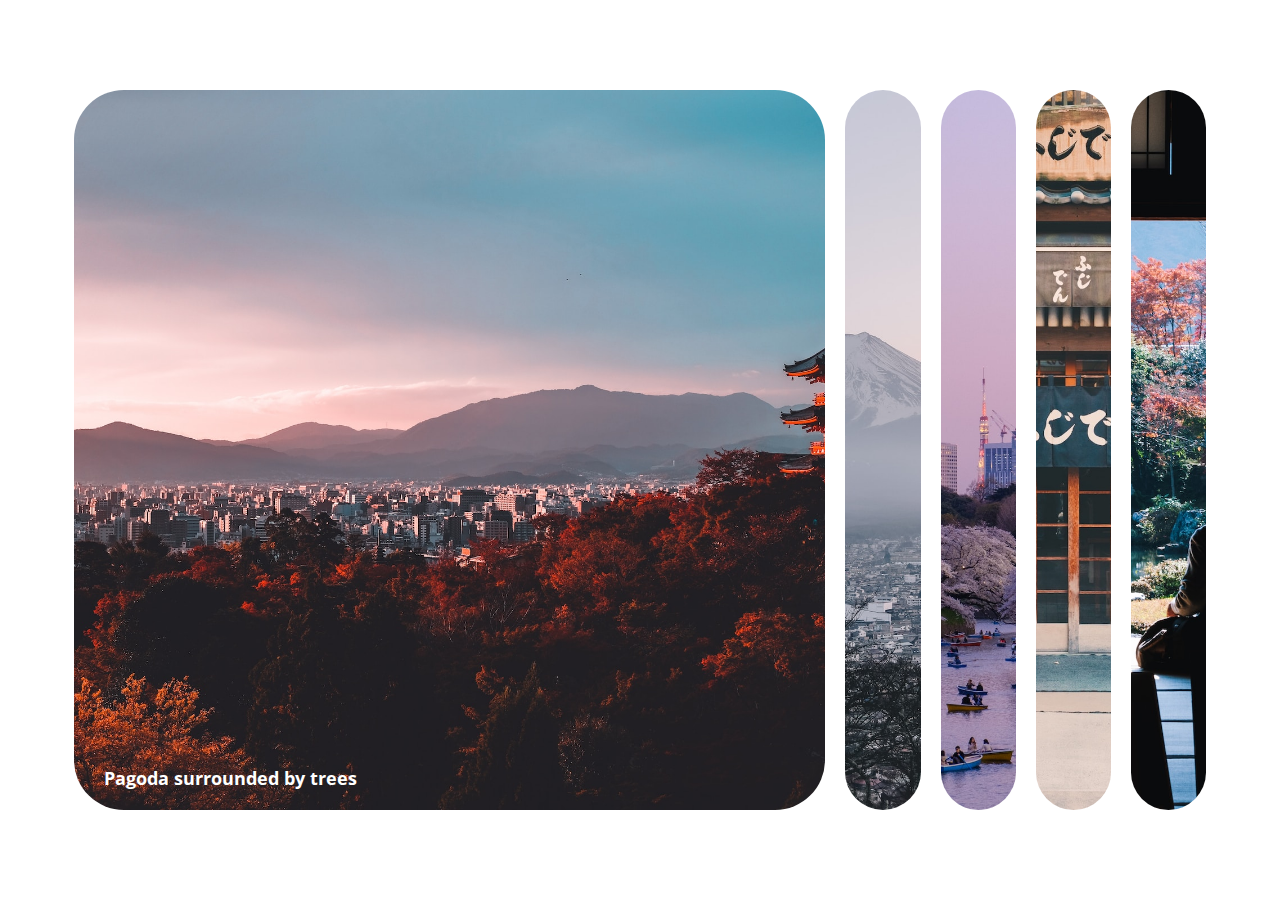
<file: 01_expanding-cards/index.html>
<!DOCTYPE html>
<html lang="en">
  <head>
    <meta charset="UTF-8" />
    <meta name="viewport" content="width=device-width, initial-scale=1.0" />
    <link rel="icon" type="image/x-icon" href="#" />
    <link rel="stylesheet" href="style.css" />
    <title>Expanding Cards</title>
  </head>
  <body>
    <div class="container">
      <div
        class="panel active"
        style="
          background-image: url('./images/su-san-lee-E_eWwM29wfU-unsplash.jpg');
        "
      >
        <h3>Pagoda surrounded by trees</h3>
      </div>
      <div
        class="panel"
        style="
          background-image: url('./images/manuel-cosentino-n--CMLApjfI-unsplash.jpg');
        "
      >
        <h3>Mount Fuji</h3>
      </div>
      <div
        class="panel"
        style="
          background-image: url('./images/yu-kato-824OwkP7sgk-unsplash.jpg');
        "
      >
        <h3>Boats on river at Hanami</h3>
      </div>
      <div
        class="panel"
        style="
          background-image: url('./images/clay-banks-hwLAI5lRhdM-unsplash.jpg');
        "
      >
        <h3>Bikes on Japan's street</h3>
      </div>
      <div
        class="panel"
        style="
          background-image: url('./images/masaaki-komori-qwPSnBvdhtI-unsplash.jpg');
        "
      >
        <h3>Man in traditional Japanese house</h3>
      </div>
    </div>
    <script src="script.js"></script>
  </body>
</html>
</file>
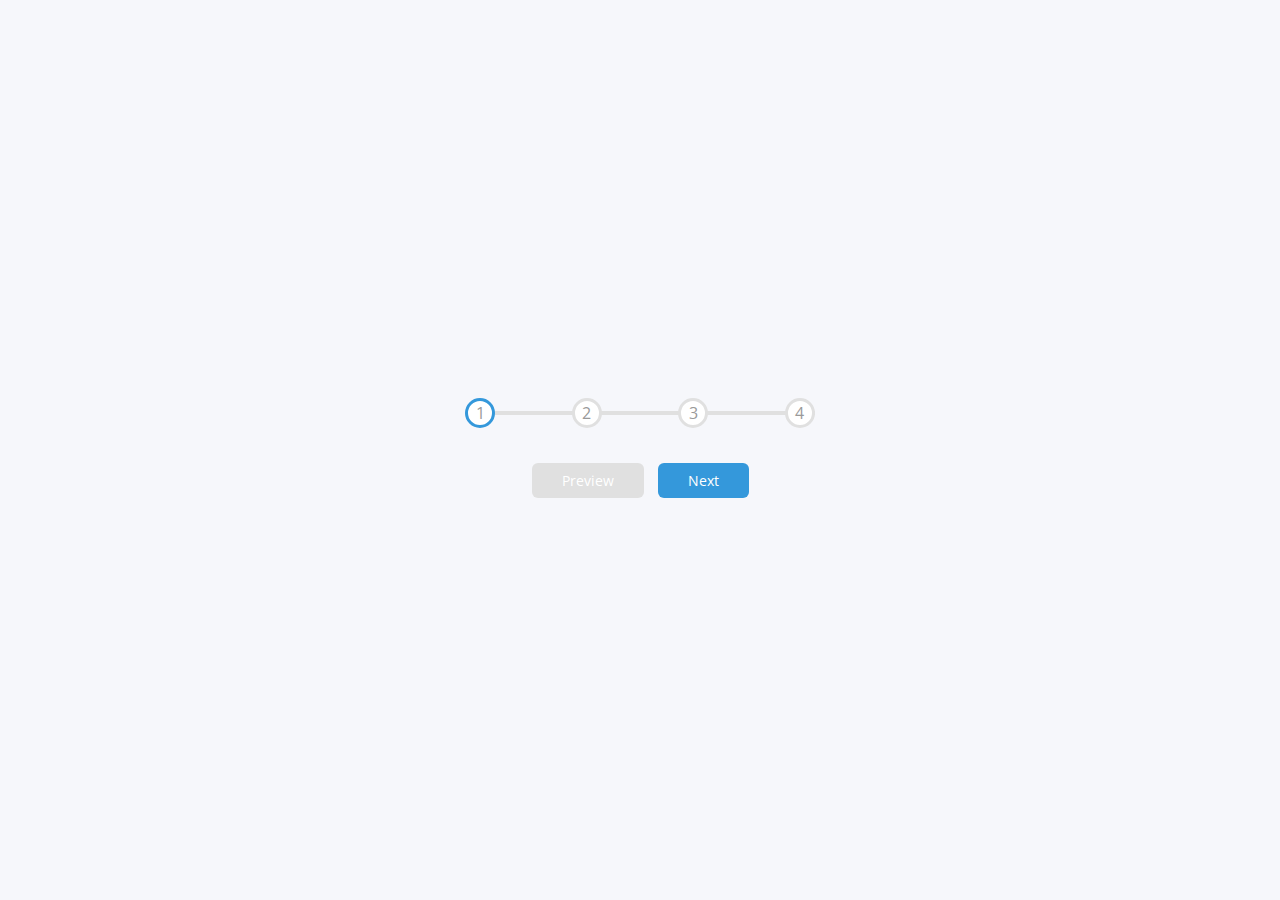
<file: 02_progress-steps/index.html>
<!DOCTYPE html>
<html lang="en">
  <head>
    <meta charset="UTF-8" />
    <meta name="viewport" content="width=device-width, initial-scale=1.0" />
    <link rel="icon" type="image/x-icon" href="#" />
    <link rel="stylesheet" href="style.css" />
    <title>Progress Steps</title>
  </head>
  <body>
    <div class="container">
      <div class="progress-container">
        <div class="progress" id="progress"></div>
        <div class="circle active">1</div>
        <div class="circle">2</div>
        <div class="circle">3</div>
        <div class="circle">4</div>
      </div>
      <button class="btn" id="prev" disabled>Preview</button>
      <button class="btn" id="next">Next</button>
    </div>
    <script src="script.js"></script>
  </body>
</html>
</file>
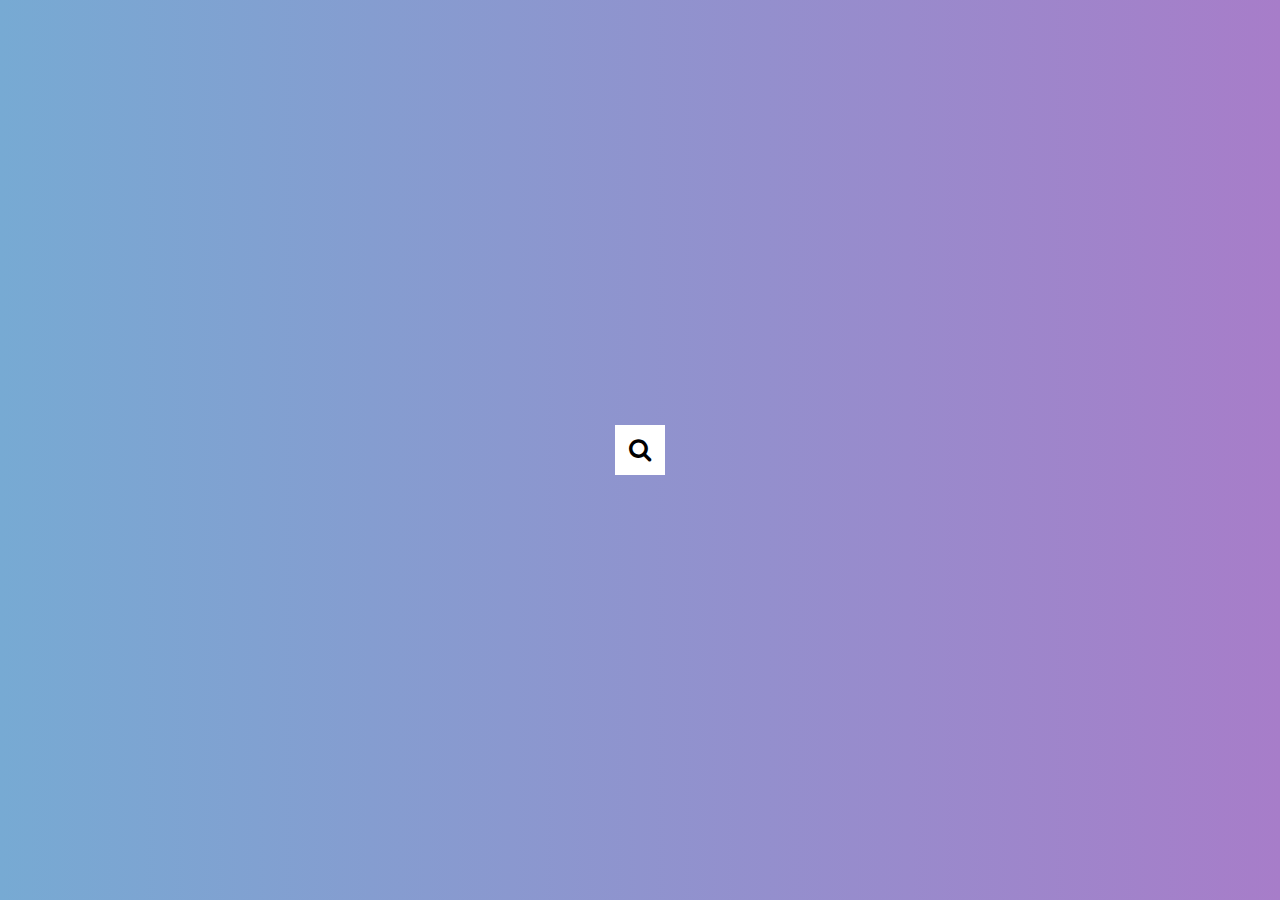
<file: 04_hidden-search/index.html>
<!DOCTYPE html>
<html lang="en">
  <head>
    <meta charset="UTF-8" />
    <meta name="viewport" content="width=device-width, initial-scale=1.0" />
    <link rel="icon" type="image/x-icon" href="#" />
    <link
      rel="stylesheet"
      href="https://cdnjs.cloudflare.com/ajax/libs/font-awesome/4.7.0/css/font-awesome.min.css"
    />
    <link rel="stylesheet" href="style.css" />
    <title>Document</title>
  </head>
  <body>
    <div class="search">
      <input type="text" class="input" placeholder="Search..." />
      <button class="btn"><i class="fa fa-search"></i></button>
    </div>
    <script src="script.js"></script>
  </body>
</html>
</file>
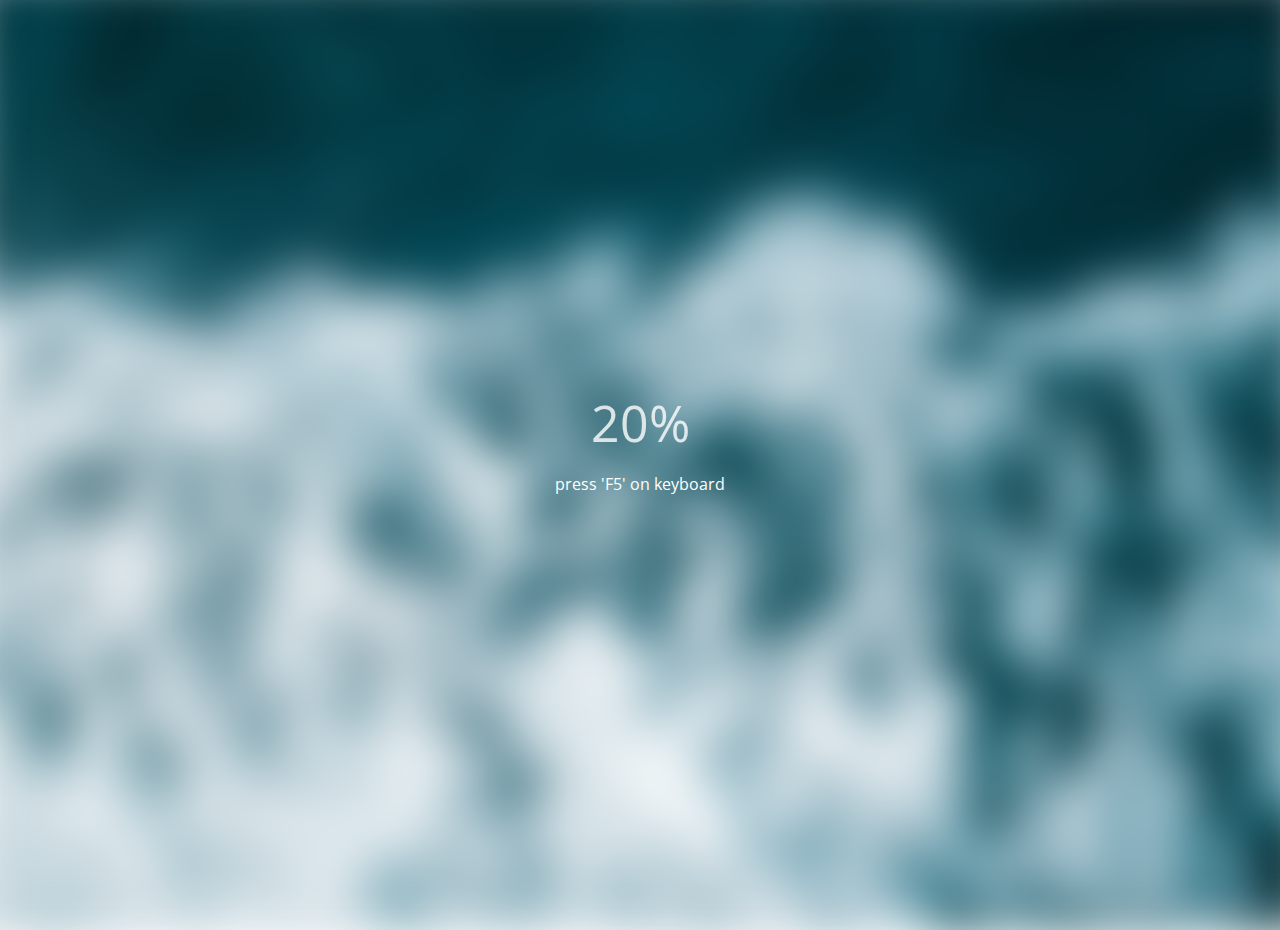
<file: 05_blurry-loader/index.html>
<!DOCTYPE html>
<html lang="en">
  <head>
    <meta charset="UTF-8" />
    <meta name="viewport" content="width=device-width, initial-scale=1.0" />
    <link rel="icon" type="image/x-icon" href="#" />
    <link rel="stylesheet" href="style.css" />
    <title>Blurry Loader</title>
  </head>
  <body>
    <section class="bg"></section>
    <div class="loading-text">0%</div>
    <p>press 'F5' on keyboard</p>
    <script src="script.js"></script>
  </body>
</html>
</file>
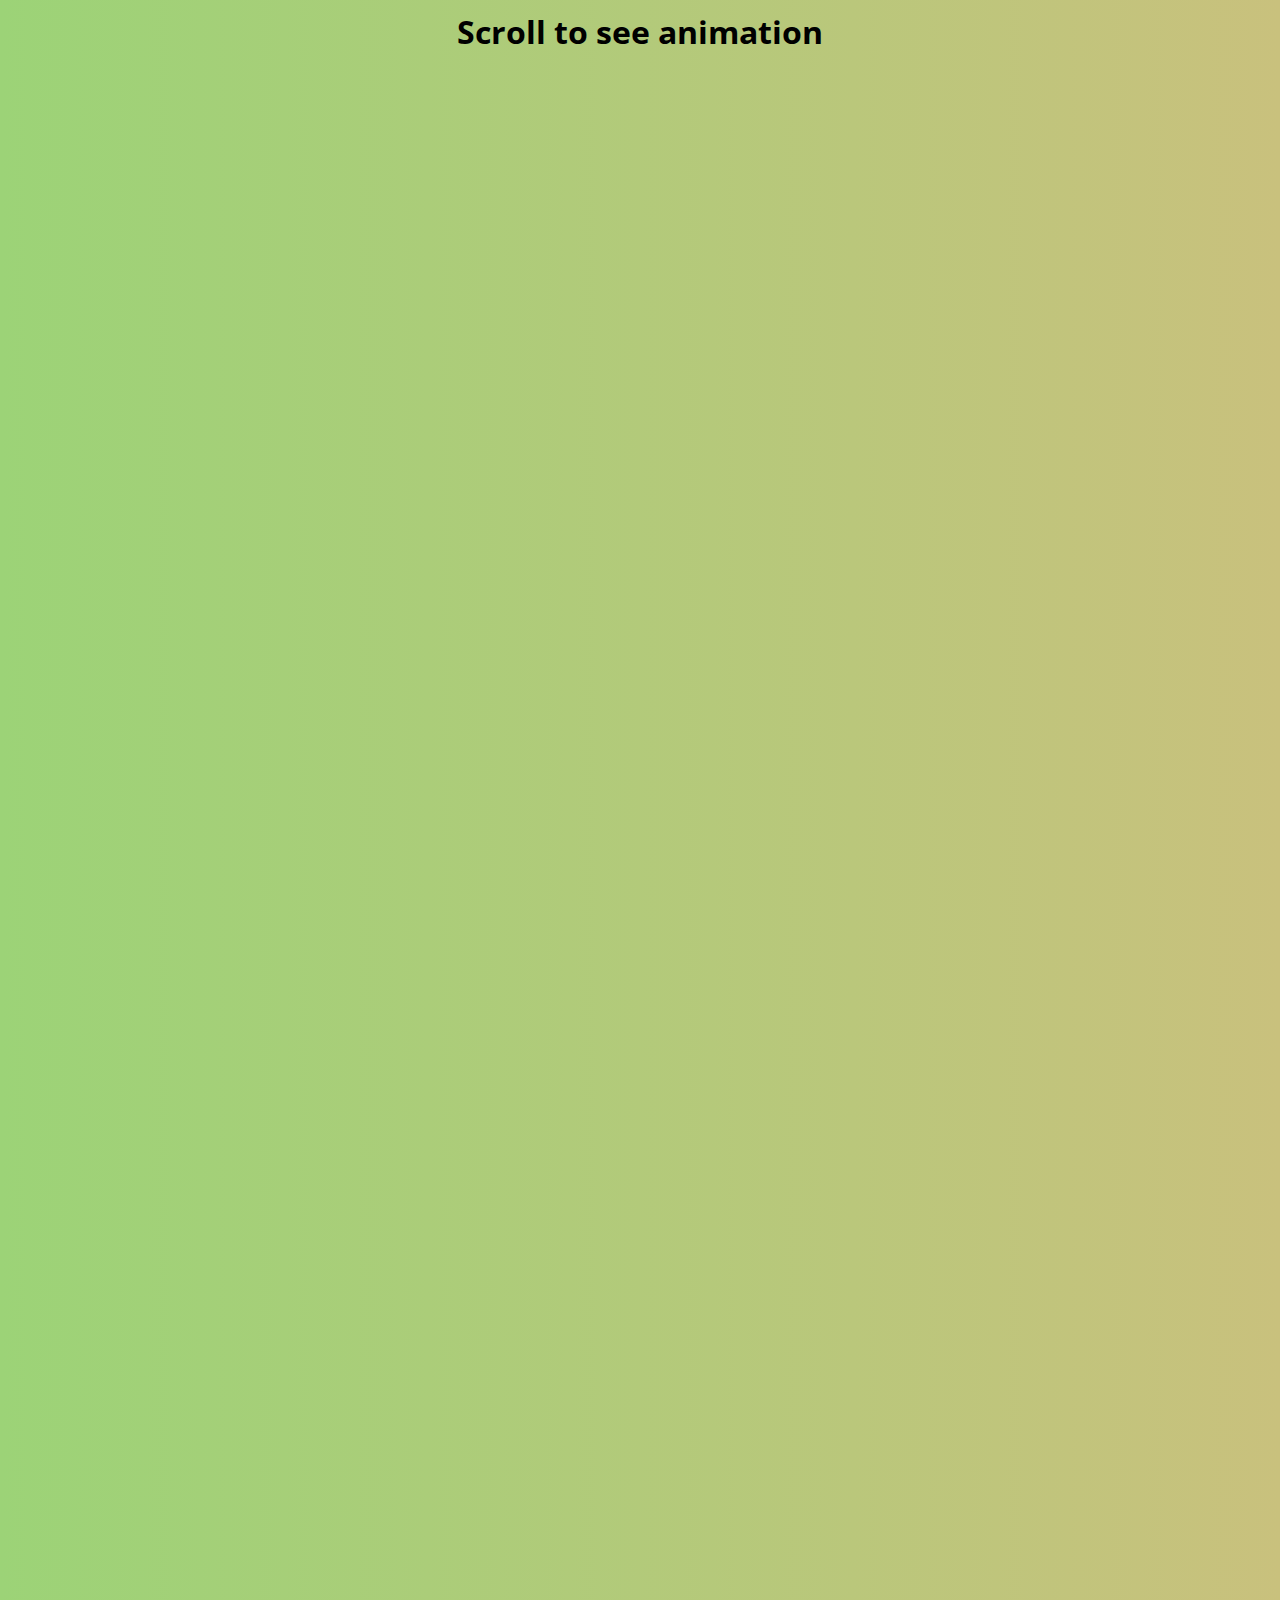
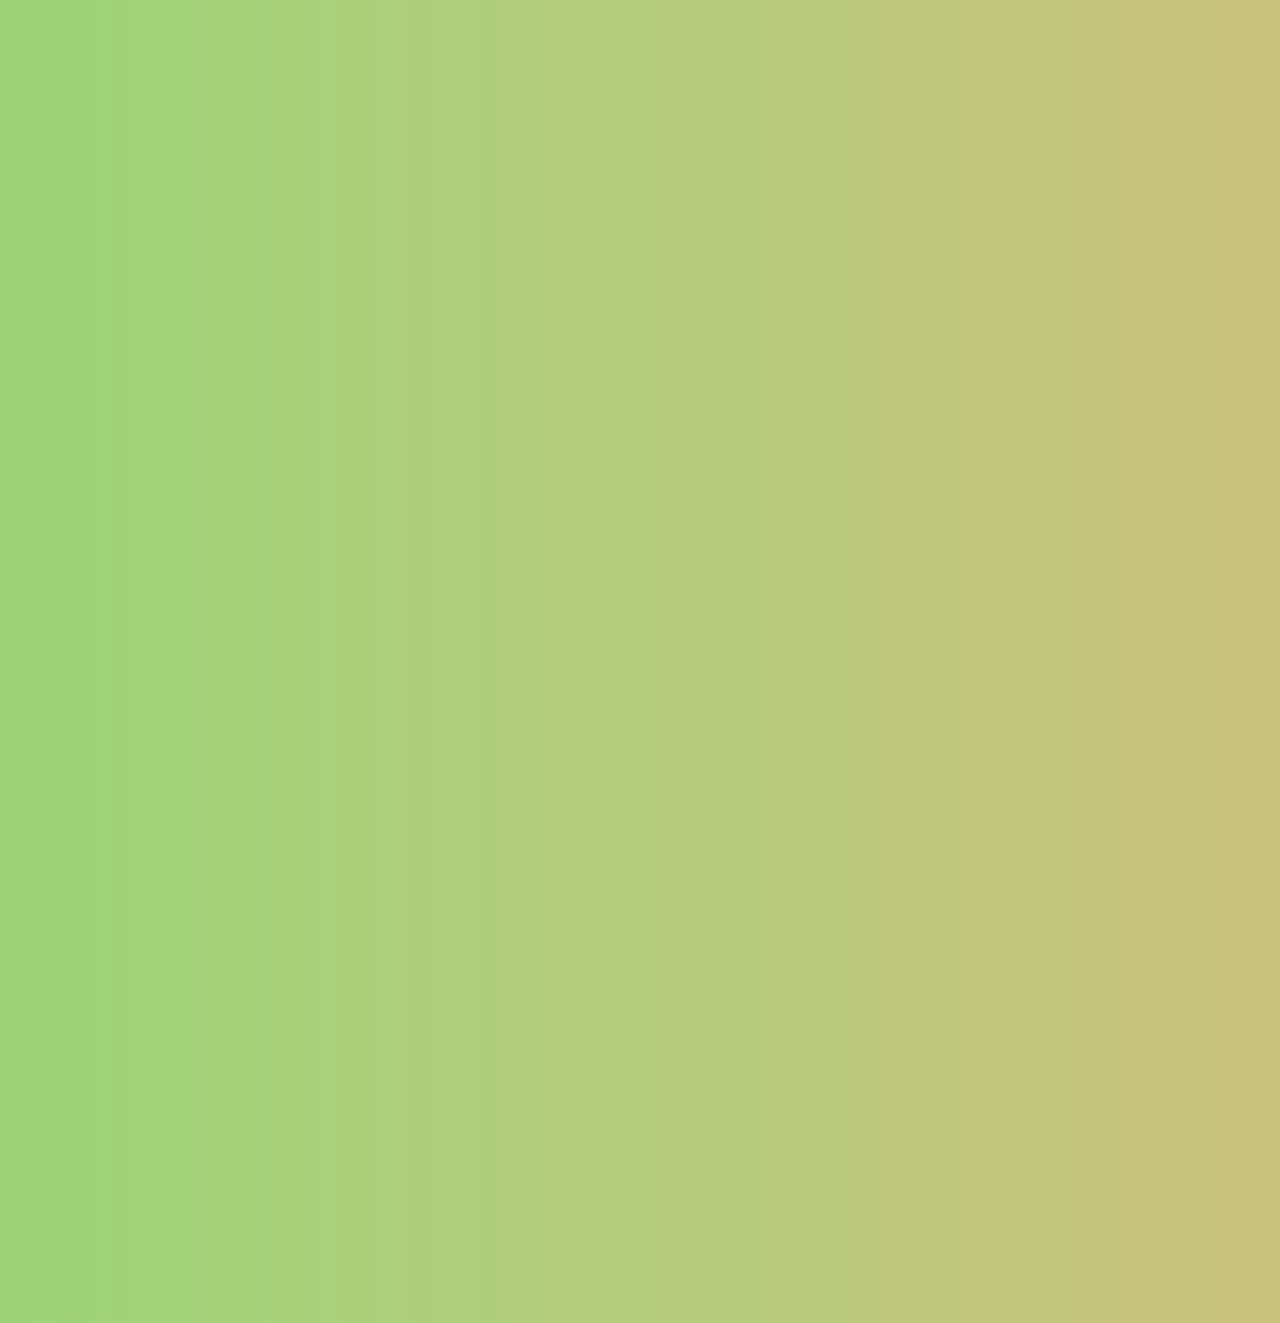
<file: 06_scroll animation/index.html>
<!DOCTYPE html>
<html lang="en">
  <head>
    <meta charset="UTF-8" />
    <meta name="viewport" content="width=device-width, initial-scale=1.0" />
    <link rel="icon" type="image/x-icon" href="#" />
    <link rel="stylesheet" href="style.css" />
    <title>Scroll Animation</title>
  </head>
  <body>
    <h1>Scroll to see animation</h1>
    <div class="box"><h2>Content</h2></div>
    <div class="box"><h2>Content</h2></div>
    <div class="box"><h2>Content</h2></div>
    <div class="box"><h2>Content</h2></div>
    <div class="box"><h2>Content</h2></div>
    <div class="box"><h2>Content</h2></div>
    <div class="box"><h2>Content</h2></div>
    <div class="box"><h2>Content</h2></div>
    <div class="box"><h2>Content</h2></div>
    <div class="box"><h2>Content</h2></div>
    <div class="box"><h2>Content</h2></div>
    <div class="box"><h2>Content</h2></div>
    <div class="box"><h2>Content</h2></div>
    <script src="script.js"></script>
  </body>
</html>
</file>
<file: 01_expanding-cards/style.css>
@import url("https://fonts.googleapis.com/css2?family=Open+Sans:ital,wght@0,300;0,400;0,500;0,600;0,700;0,800;1,300;1,400;1,500;1,600;1,700;1,800&display=swap");

* {
  box-sizing: border-box;
}
body {
  font-family: "Open Sans", sans-serif;
  display: flex;
  flex-direction: column;
  align-items: center;
  justify-content: center;
  height: 100vh;
  overflow: hidden;
  margin: 0;
}

.container {
  display: flex;
  width: 90vw;
}

.panel {
  background-size: cover;
  background-position: center;
  background-repeat: no-repeat;
  height: 80vh;
  border-radius: 50px;
  color: #fff;
  cursor: pointer;
  flex: 0.5;
  margin: 10px;
  position: relative;
  transition: flex 0.7s ease-in;
}

.panel h3 {
  font-size: 18px;
  position: absolute;
  bottom: 20px;
  left: 30px;
  margin: 0;
  opacity: 0;
}

.panel.active {
  flex: 5;
}

.panel.active h3 {
  opacity: 1;
  transition: opacity 0.3s ease-in 0.4s;
}

@media (max-width: 480px) {
  .container {
    width: 100vw;
  }
  .panel:nth-of-type(4),
  .panel:nth-of-type(5) {
    display: none;
  }
}
</file>
<file: 02_progress-steps/style.css>
@import url("https://fonts.googleapis.com/css2?family=Open+Sans:ital,wght@0,300;0,400;0,500;0,600;0,700;0,800;1,300;1,400;1,500;1,600;1,700;1,800&display=swap");

:root {
  --line--border-fill: #3498db;
  --line--border--empty: #e0e0e0;
}
* {
  box-sizing: border-box;
}
body {
  background-color: #f6f7fb;
  font-family: "Open Sans", sans-serif;
  display: flex;
  align-items: center;
  justify-content: center;
  height: 100vh;
  overflow: hidden;
  margin: 0;
}
.container {
  text-align: center;
}
.progress-container {
  display: flex;
  justify-content: space-between;
  position: relative;
  margin-bottom: 30px;
  max-width: 100%;
  width: 350px;
}
.progress-container::before {
  content: "";
  background-color: var(--line--border--empty);
  position: absolute;
  top: 50%;
  left: 0;
  transform: translateY(-50%);
  height: 4px;
  width: 100%;
  z-index: -1;
}
.progress {
  background-color: var(--line--border-fill);
  position: absolute;
  top: 50%;
  left: 0;
  transform: translateY(-50%);
  height: 4px;
  width: 0%;
  z-index: -1;
  transition: 0.4s ease;
}
.circle {
  background-color: #fff;
  color: #999;
  border-radius: 50%;
  height: 30px;
  width: 30px;
  display: flex;
  align-items: center;
  justify-content: center;
  border: 3px solid var(--line--border--empty);
  transition: 0.4s ease;
}
.circle.active {
  border-color: var(--line--border-fill);
}
.btn {
  background-color: var(--line--border-fill);
  color: #fff;
  border: 0;
  border-radius: 6px;
  cursor: pointer;
  font-family: inherit;
  padding: 8px 30px;
  margin: 5px;
  font-size: 14px;
}
.btn:active {
  transform: scale(0.98);
}
.btn:focus {
  outline: 0;
}
.btn:disabled {
  background-color: var(--line--border--empty);
  cursor: not-allowed;
}
</file>
<file: 04_hidden-search/style.css>
@import url("https://fonts.googleapis.com/css2?family=Open+Sans:ital,wght@0,300;0,400;0,500;0,600;0,700;0,800;1,300;1,400;1,500;1,600;1,700;1,800&display=swap");

* {
  box-sizing: border-box;
}
body {
  background-image: linear-gradient(90deg, #77aad3, #a77dc9);
  font-family: "Open Sans", sans-serif;
  display: flex;
  align-items: center;
  justify-content: center;
  height: 100vh;
  overflow: hidden;
  margin: 0;
}

.search {
  position: relative;
  height: 50px;
}

.search .input {
  background-color: #fff;
  border: 0;
  font-size: 18px;
  padding: 15px;
  height: 50px;
  width: 50px;
  transition: width 0.3s ease;
}

.btn {
  background-color: #fff;
  border: 0;
  cursor: pointer;
  font-size: 24px;
  position: absolute;
  top: 0;
  left: 0;
  height: 50px;
  width: 50px;
  transition: transform 0.3s ease;
}

.btn:focus,
.input:focus {
  outline: none;
}

.search.active .input {
  width: 200px;
}

.search.active .btn {
  transform: translateX(198px);
}
</file>
<file: 05_blurry-loader/style.css>
@import url("https://fonts.googleapis.com/css2?family=Open+Sans:ital,wght@0,300;0,400;0,500;0,600;0,700;0,800;1,300;1,400;1,500;1,600;1,700;1,800&display=swap");

* {
  box-sizing: border-box;
}
body {
  font-family: "Open Sans", sans-serif;
  display: flex;
  flex-direction: column;
  align-items: center;
  justify-content: center;
  height: 100vh;
  overflow: hidden;
  margin: 0;
}
.bg {
  background-image: url(./images/amelia-barklid-CUmCByAhXyQ-unsplash.jpg);
  background-repeat: no-repeat;
  background-position: center;
  background-size: cover;
  position: absolute;
  top: -30px;
  left: -30px;
  width: calc(100vw + 60px);
  height: calc(100vh + 60px);
  z-index: -1;
  filter: blur(0px);
}
.loading-text {
  font-size: 50px;
  color: #fff;
}
p {
  text-align: center;
  color: #fff;
}
</file>
<file: 06_scroll animation/style.css>
@import url("https://fonts.googleapis.com/css2?family=Open+Sans:ital,wght@0,300;0,400;0,500;0,600;0,700;0,800;1,300;1,400;1,500;1,600;1,700;1,800&display=swap");

* {
  box-sizing: border-box;
}
body {
  background-image: linear-gradient(90deg, #9cd377, #c9c17d);
  font-family: "Open Sans", sans-serif;
  display: flex;
  flex-direction: column;
  align-items: center;
  justify-content: center;
  margin: 0;
  overflow-x: hidden;
}

h1 {
  margin: 10px;
}
.box {
  background-color: #4e9220;
  color: #fff;
  display: flex;
  align-items: center;
  justify-content: center;
  width: 400px;
  height: 200px;
  margin: 10px;
  border-radius: 15px;
  box-shadow: 2px 4px 5px rgba(0, 0, 0, 0.3);
  transform: translateX(400%);
  transition: transform 0.4s ease;
}
.box:nth-of-type(even) {
  transform: translateX(-400%);
}
.box h2 {
  font-size: 45px;
}
.box.show {
  transform: translateX(0);
}
</file>
